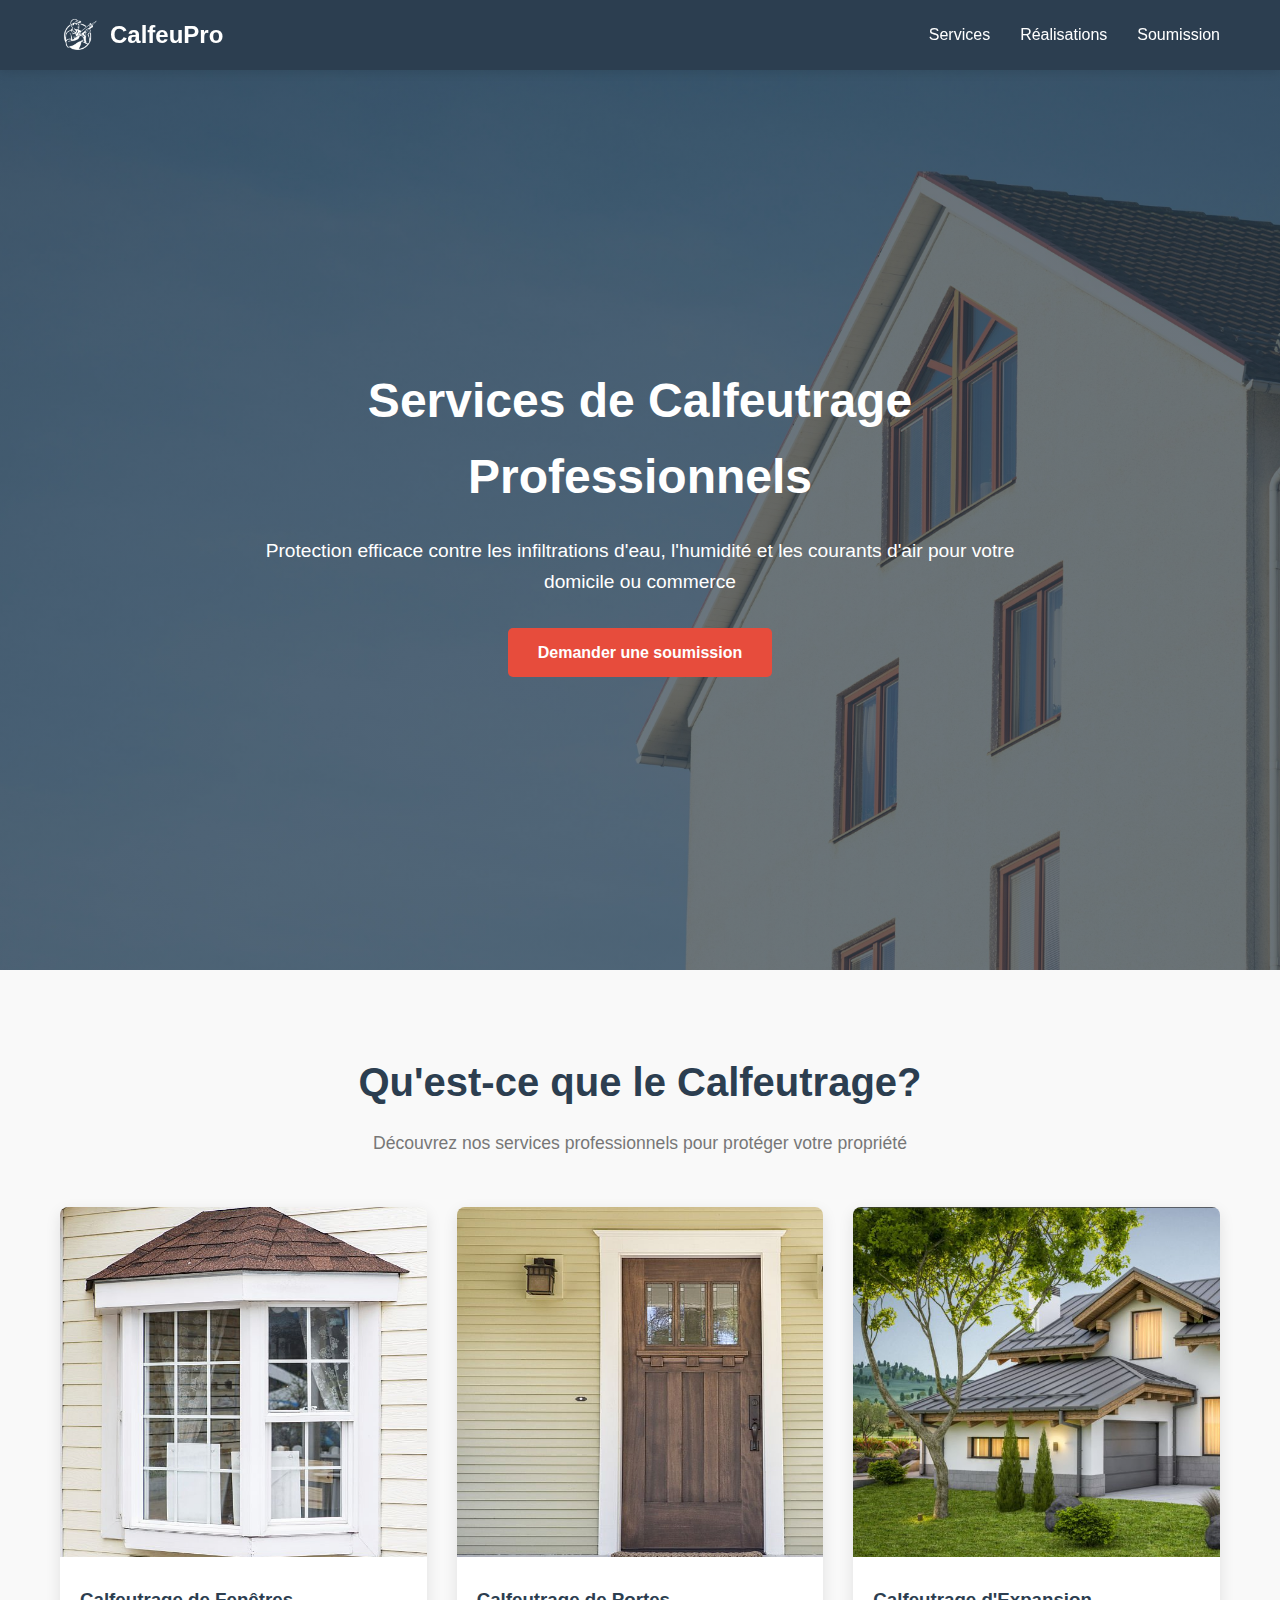
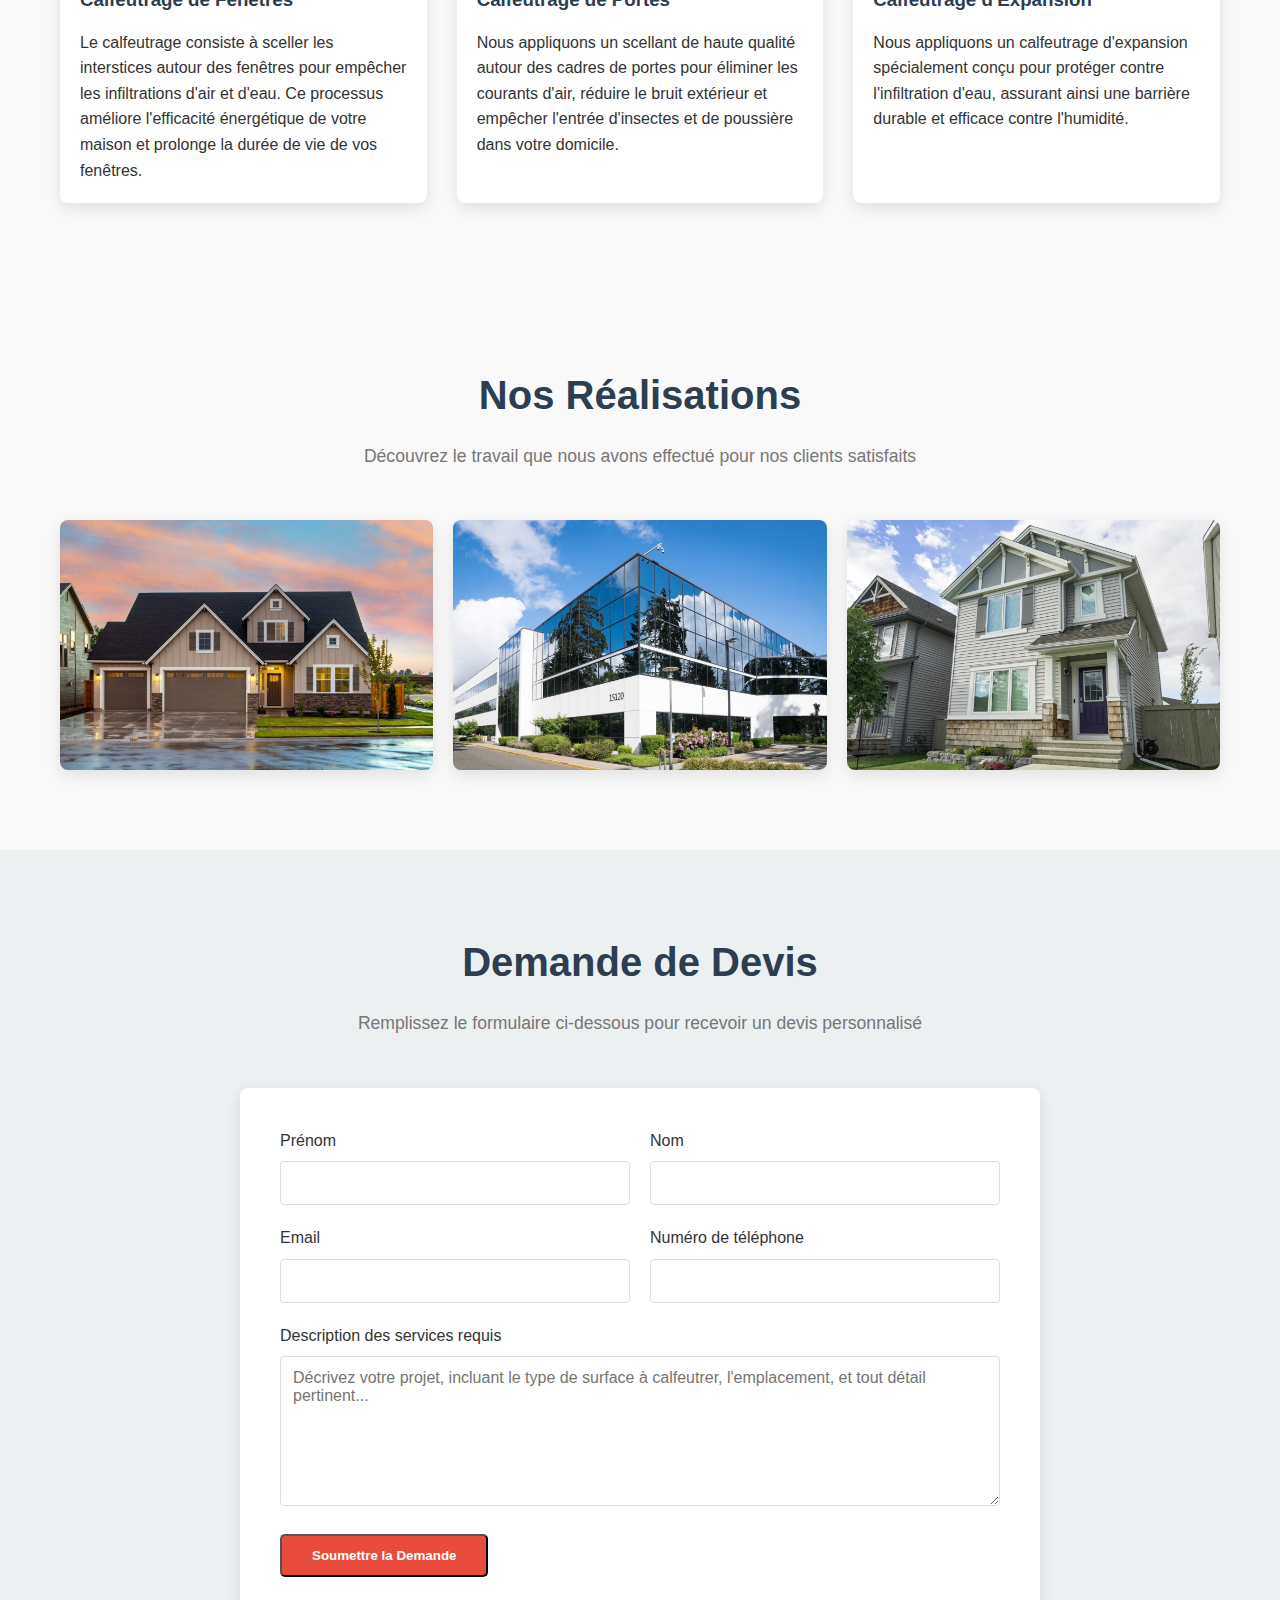
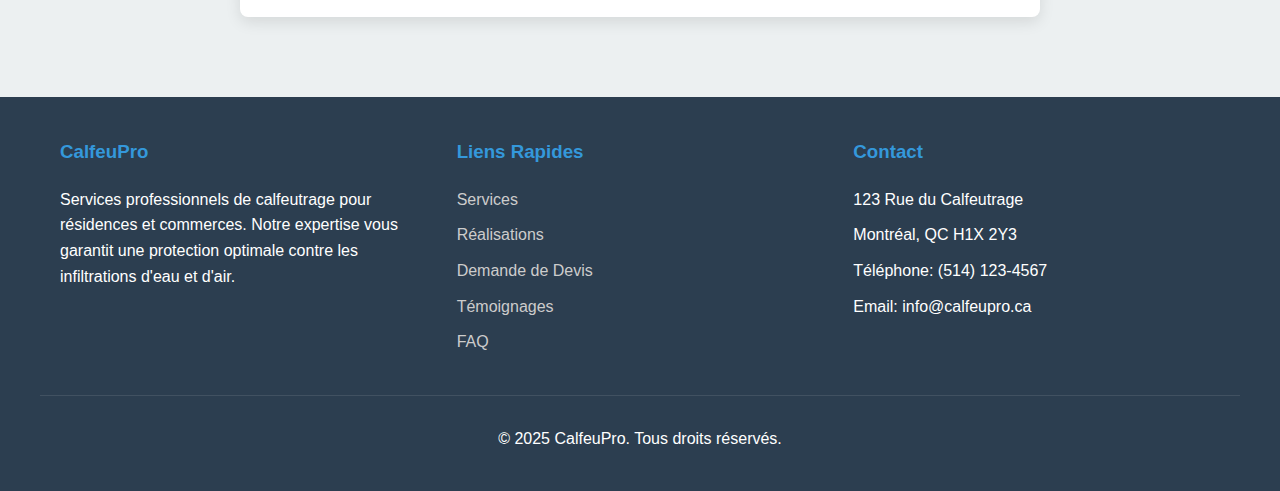
<file: index.html>
<!DOCTYPE html>
<html lang="fr">

<head>
    <meta charset="UTF-8">
    <meta name="viewport" content="width=device-width, initial-scale=1.0">
    <title>Services de Calfeutrage Professionnels</title>
    <link rel="stylesheet" href="style.css">
</head>

<body>
    <!-- Navigation Bar -->
    <nav>
        <div class="container nav-container">
            <div class="logo">
                <img src="/public/caulking.png" alt="Logo Calfeutrage">
                <span>CalfeuPro</span>
            </div>
            <ul class="nav-links">
                <li><a href="#services">Services</a></li>
                <li><a href="#gallery">Réalisations</a></li>
                <li><a href="#contact">Soumission</a></li>
            </ul>
        </div>
    </nav>

    <!-- Hero Section -->
    <section class="hero">
        <div class="container hero-content">
            <h1>Services de Calfeutrage Professionnels</h1>
            <p>Protection efficace contre les infiltrations d'eau, l'humidité et les courants d'air pour votre domicile
                ou commerce</p>
            <a href="#contact" class="btn">Demander une soumission</a>
        </div>
    </section>

    <!-- Services Section -->
    <section id="services" class="section">
        <div class="container">
            <div class="section-title">
                <h2>Qu'est-ce que le Calfeutrage?</h2>
                <p>Découvrez nos services professionnels pour protéger votre propriété</p>
            </div>
            <div class="services-container">
                <div class="service-card">
                    <img src="/public/window.png" alt="Calfeutrage de fenêtres" class="service-img">
                    <div class="service-content">
                        <h3>Calfeutrage de Fenêtres</h3>
                        <p>Le calfeutrage consiste à sceller les interstices autour des fenêtres pour empêcher les
                            infiltrations d'air et d'eau. Ce processus améliore l'efficacité énergétique de votre maison
                            et prolonge la durée de vie de vos fenêtres.</p>
                    </div>
                </div>
                <div class="service-card">
                    <img src="/public/door.png" alt="Calfeutrage de portes" class="service-img">
                    <div class="service-content">
                        <h3>Calfeutrage de Portes</h3>
                        <p>Nous appliquons un scellant de haute qualité autour des cadres de portes pour éliminer les
                            courants d'air, réduire le bruit extérieur et empêcher l'entrée d'insectes et de poussière
                            dans votre domicile.</p>
                    </div>
                </div>
                <div class="service-card">
                    <img src="/public/house.png" alt="Calfeutrage d'expansion" class="service-img">
                    <div class="service-content">
                        <h3>Calfeutrage d'Expansion</h3>
                        <p>Nous appliquons un calfeutrage d'expansion spécialement conçu pour protéger contre
                            l'infiltration d'eau, assurant ainsi une barrière durable et efficace contre l'humidité.</p>
                    </div>
                </div>
            </div>
        </div>
    </section>

    <!-- Gallery Section -->
    <section id="gallery" class="section">
        <div class="container">
            <div class="section-title">
                <h2>Nos Réalisations</h2>
                <p>Découvrez le travail que nous avons effectué pour nos clients satisfaits</p>
            </div>
            <div class="gallery-container">
                <div class="gallery-item">
                    <img src="/public/residential.png" alt="Projet de calfeutrage 1" class="gallery-img">
                    <div class="gallery-overlay">
                        <h3>Rénovation Résidentielle</h3>
                        <p>Calfeutrage complet des fenêtres et portes</p>
                    </div>
                </div>
                <div class="gallery-item">
                    <img src="/public/commercial.png" alt="Projet de calfeutrage 2" class="gallery-img">
                    <div class="gallery-overlay">
                        <h3>Immeuble Commercial</h3>
                        <p>Calfeutrage à grande échelle et protection contre les intempéries</p>
                    </div>
                </div>
                <div class="gallery-item">
                    <img src="/public/outside-renovation.png" alt="Projet de calfeutrage 3" class="gallery-img">
                    <div class="gallery-overlay">
                        <h3>Rénovation d'exterieur</h3>
                        <p>Calfeutrage extérieur anti-humidité et l'infiltration de l'eau</p>
                    </div>
                </div>
            </div>
        </div>
    </section>

    <!-- Form Section -->
    <section id="contact" class="section form-section">
        <div class="container">
            <div class="section-title">
                <h2>Demande de Devis</h2>
                <p>Remplissez le formulaire ci-dessous pour recevoir un devis personnalisé</p>
            </div>
            <div class="form-container">
                <form action="https://formsubmit.co/bfd03db9fe8a582cf827c8303dc8cf8a" method="POST">
                    <input type="text" name="_honey" style="display:none">

                    <input type="hidden" name="_captcha" value="false">

                    <input type="hidden" name="_next" value="http://127.0.0.1:5500/index.html">

                    <div class="form-row">
                        <div class="form-col">
                            <div class="form-group">
                                <label for="firstName">Prénom</label>
                                <input type="text" id="firstName" name="Prénom" class="form-control" required>
                            </div>
                        </div>
                        <div class="form-col">
                            <div class="form-group">
                                <label for="lastName">Nom</label>
                                <input type="text" id="lastName" name="Nom" class="form-control" required>
                            </div>
                        </div>
                    </div>
                    <div class="form-row">
                        <div class="form-col">
                            <div class="form-group">
                                <label for="email">Email</label>
                                <input type="email" id="email" name="Email" class="form-control" required>
                            </div>
                        </div>
                        <div class="form-col">
                            <div class="form-group">
                                <label for="phone">Numéro de téléphone</label>
                                <input type="tel" id="phone" name="Téléphone" class="form-control" required>
                            </div>
                        </div>
                    </div>
                    <div class="form-group">
                        <label for="description">Description des services requis</label>
                        <textarea id="description" name="Description" class="form-control"
                            placeholder="Décrivez votre projet, incluant le type de surface à calfeutrer, l'emplacement, et tout détail pertinent..."
                            required></textarea>
                    </div>
                    <button type="submit" class="btn">Soumettre la Demande</button>
                </form>
            </div>
        </div>
    </section>

    <!-- Footer -->
    <footer>
        <div class="container footer-container">
            <div class="footer-col">
                <h3>CalfeuPro</h3>
                <p>Services professionnels de calfeutrage pour résidences et commerces. Notre expertise vous garantit
                    une protection optimale contre les infiltrations d'eau et d'air.</p>
            </div>
            <div class="footer-col">
                <h3>Liens Rapides</h3>
                <ul class="footer-links">
                    <li><a href="#services">Services</a></li>
                    <li><a href="#gallery">Réalisations</a></li>
                    <li><a href="#contact">Demande de Devis</a></li>
                    <li><a href="#">Témoignages</a></li>
                    <li><a href="#">FAQ</a></li>
                </ul>
            </div>
            <div class="footer-col contact-info">
                <h3>Contact</h3>
                <p>123 Rue du Calfeutrage</p>
                <p>Montréal, QC H1X 2Y3</p>
                <p>Téléphone: (514) 123-4567</p>
                <p>Email: info@calfeupro.ca</p>
            </div>
        </div>
        <div class="copyright container">
            <p>&copy; 2025 CalfeuPro. Tous droits réservés.</p>
        </div>
    </footer>
</body>

</html>
</file>
<file: style.css>
:root {
    --primary-color: #2c3e50;
    --secondary-color: #3498db;
    --accent-color: #e74c3c;
    --light-color: #ecf0f1;
    --dark-color: #2c3e50;
}

* {
    margin: 0;
    padding: 0;
    box-sizing: border-box;
    font-family: 'Segoe UI', Tahoma, Geneva, Verdana, sans-serif;
}

body {
    background-color: #f9f9f9;
    color: #333;
    line-height: 1.6;
}

.container {
    max-width: 1200px;
    margin: 0 auto;
    padding: 0 20px;
}

/* Navigation */
nav {
    background-color: var(--primary-color);
    padding: 15px 0;
    box-shadow: 0 2px 10px rgba(0, 0, 0, 0.1);
    position: fixed;
    width: 100%;
    top: 0;
    left: 0;
    z-index: 100;
}

.nav-container {
    display: flex;
    justify-content: space-between;
    align-items: center;
}

.logo {
    display: flex;
    align-items: center;
    color: white;
    font-size: 1.5rem;
    font-weight: bold;
}

.logo img {
    height: 40px;
    margin-right: 10px;
}

.nav-links {
    display: flex;
    list-style: none;
}

.nav-links li {
    margin-left: 30px;
}

.nav-links a {
    color: white;
    text-decoration: none;
    font-weight: 500;
    transition: color 0.3s ease;
}

.nav-links a:hover {
    color: var(--secondary-color);
}

/* Hero Section */
.hero {
    background: linear-gradient(rgba(44, 62, 80, 0.7), rgba(44, 62, 80, 0.7)), url('/public/hero-bg.jpg') center/cover no-repeat;
    height: 100vh;
    display: flex;
    align-items: center;
    color: white;
    text-align: center;
    margin-top: 70px;
}

.hero-content {
    max-width: 800px;
    margin: 0 auto;
    position: relative;
    z-index: 1;
}

.hero h1 {
    font-size: 3rem;
    margin-bottom: 20px;
}

.hero p {
    font-size: 1.2rem;
    margin-bottom: 30px;
}

.btn {
    display: inline-block;
    background-color: var(--accent-color);
    color: white;
    padding: 12px 30px;
    border-radius: 5px;
    text-decoration: none;
    font-weight: bold;
    transition: background-color 0.3s ease;
}

.btn:hover {
    background-color: #c0392b;
}

/* Services Section */
.section {
    padding: 80px 0;
}

.section-title {
    text-align: center;
    margin-bottom: 50px;
    color: var(--dark-color);
}

.section-title h2 {
    font-size: 2.5rem;
    margin-bottom: 15px;
}

.section-title p {
    font-size: 1.1rem;
    color: #777;
}

.services-container {
    display: grid;
    grid-template-columns: repeat(auto-fit, minmax(300px, 1fr));
    gap: 30px;
}

.service-card {
    background-color: white;
    border-radius: 8px;
    overflow: hidden;
    box-shadow: 0 5px 15px rgba(0, 0, 0, 0.1);
    transition: transform 0.3s ease;
}

.service-card:hover {
    transform: translateY(-10px);
}

.service-img {
    max-height: 350px;
    width: 100%;
}

.service-content {
    padding: 20px;
}

.service-content h3 {
    color: var(--primary-color);
    margin-bottom: 15px;
}

/* Gallery Section */
.gallery-container {
    display: grid;
    grid-template-columns: repeat(auto-fit, minmax(250px, 1fr));
    gap: 20px;
}

.gallery-item {
    position: relative;
    height: 250px;
    overflow: hidden;
    border-radius: 8px;
    box-shadow: 0 5px 15px rgba(0, 0, 0, 0.1);
}

.gallery-img {
    width: 100%;
    height: 100%;
    object-fit: cover;
    transition: transform 0.5s ease;
}

.gallery-overlay {
    position: absolute;
    bottom: 0;
    left: 0;
    right: 0;
    background-color: rgba(44, 62, 80, 0.8);
    color: white;
    padding: 15px;
    transform: translateY(100%);
    transition: transform 0.3s ease;
}

.gallery-item:hover .gallery-img {
    transform: scale(1.1);
}

.gallery-item:hover .gallery-overlay {
    transform: translateY(0);
}

/* Form Section */
.form-section {
    background-color: var(--light-color);
}

.form-container {
    background-color: white;
    box-shadow: 0 5px 15px rgba(0, 0, 0, 0.1);
    border-radius: 8px;
    padding: 40px;
    max-width: 800px;
    margin: 0 auto;
}

.form-group {
    margin-bottom: 20px;
}

.form-group label {
    display: block;
    margin-bottom: 8px;
    font-weight: 500;
}

.form-control {
    width: 100%;
    padding: 12px;
    border: 1px solid #ddd;
    border-radius: 4px;
    font-size: 1rem;
}

textarea.form-control {
    min-height: 150px;
    resize: vertical;
}

.form-row {
    display: flex;
    flex-wrap: wrap;
    margin: 0 -10px;
}

.form-col {
    flex: 1;
    padding: 0 10px;
    min-width: 250px;
}

.info-bubble {
    position: relative;
    display: inline-block;
    margin-left: 5px;
    cursor: help;
}

.info-icon {
    display: inline-flex;
    align-items: center;
    justify-content: center;
    width: 20px;
    height: 20px;
    background-color: var(--secondary-color);
    color: white;
    border-radius: 50%;
    font-size: 14px;
    font-weight: bold;
}

.info-content {
    position: absolute;
    bottom: 100%;
    left: 50%;
    transform: translateX(-50%);
    background-color: var(--dark-color);
    color: white;
    padding: 15px;
    border-radius: 5px;
    width: 250px;
    box-shadow: 0 5px 15px rgba(0, 0, 0, 0.2);
    opacity: 0;
    visibility: hidden;
    transition: opacity 0.3s ease, visibility 0.3s ease;
    z-index: 10;
}

.info-bubble:hover .info-content {
    opacity: 1;
    visibility: visible;
}

.info-content::after {
    content: '';
    position: absolute;
    top: 100%;
    left: 50%;
    transform: translateX(-50%);
    border-width: 8px;
    border-style: solid;
    border-color: var(--dark-color) transparent transparent transparent;
}

/* Footer */
footer {
    background-color: var(--dark-color);
    color: white;
    padding: 40px 0;
}

.footer-container {
    display: grid;
    grid-template-columns: repeat(auto-fit, minmax(250px, 1fr));
    gap: 30px;
}

.footer-col h3 {
    margin-bottom: 20px;
    color: var(--secondary-color);
}

.footer-links {
    list-style: none;
}

.footer-links li {
    margin-bottom: 10px;
}

.footer-links a {
    color: #ccc;
    text-decoration: none;
    transition: color 0.3s ease;
}

.footer-links a:hover {
    color: var(--secondary-color);
}

.contact-info p {
    margin-bottom: 10px;
    display: flex;
    align-items: center;
}

.copyright {
    text-align: center;
    padding-top: 30px;
    margin-top: 30px;
    border-top: 1px solid rgba(255, 255, 255, 0.1);
}

/* Responsive */
@media (max-width: 768px) {
    .nav-links {
        display: none;
    }

    .hero h1 {
        font-size: 2rem;
    }

    .hero {
        height: 500px;
        display: flex;
        align-items: center;
        color: white;
        text-align: center;
        margin-top: 70px;
    }

    .section-title h2 {
        font-size: 2rem;
    }

    .form-col {
        flex: 0 0 100%;
        margin-bottom: 15px;
    }
}
</file>
